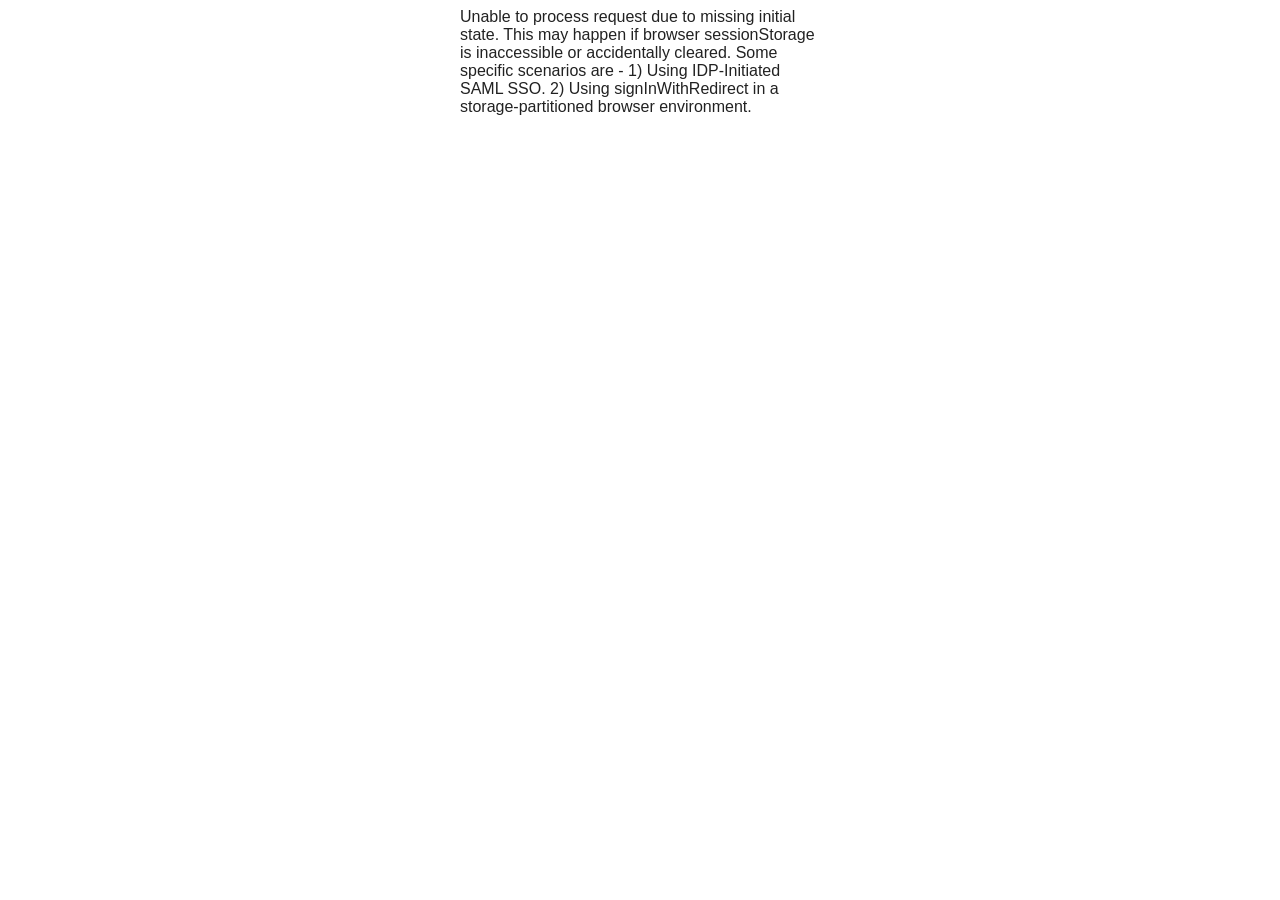
<file: __/auth/handler/index.html>
<!DOCTYPE html>
<html>
<head>
<meta name=viewport content="width=device-width, initial-scale=1">
<meta http-equiv="Content-Type" content="text/html; charset=utf-8">
<script type="text/javascript" src="/__/auth/experiments.js"></script>
<script type="text/javascript" src="/__/auth/handler.js"></script>
<script type="text/javascript" nonce="firebase-auth-helper">
var POST_BODY = '{{POST_BODY}}';
fireauth.oauthhelper.widget.initialize();
</script>
</head>
<body>
</body>
</html>
</file>
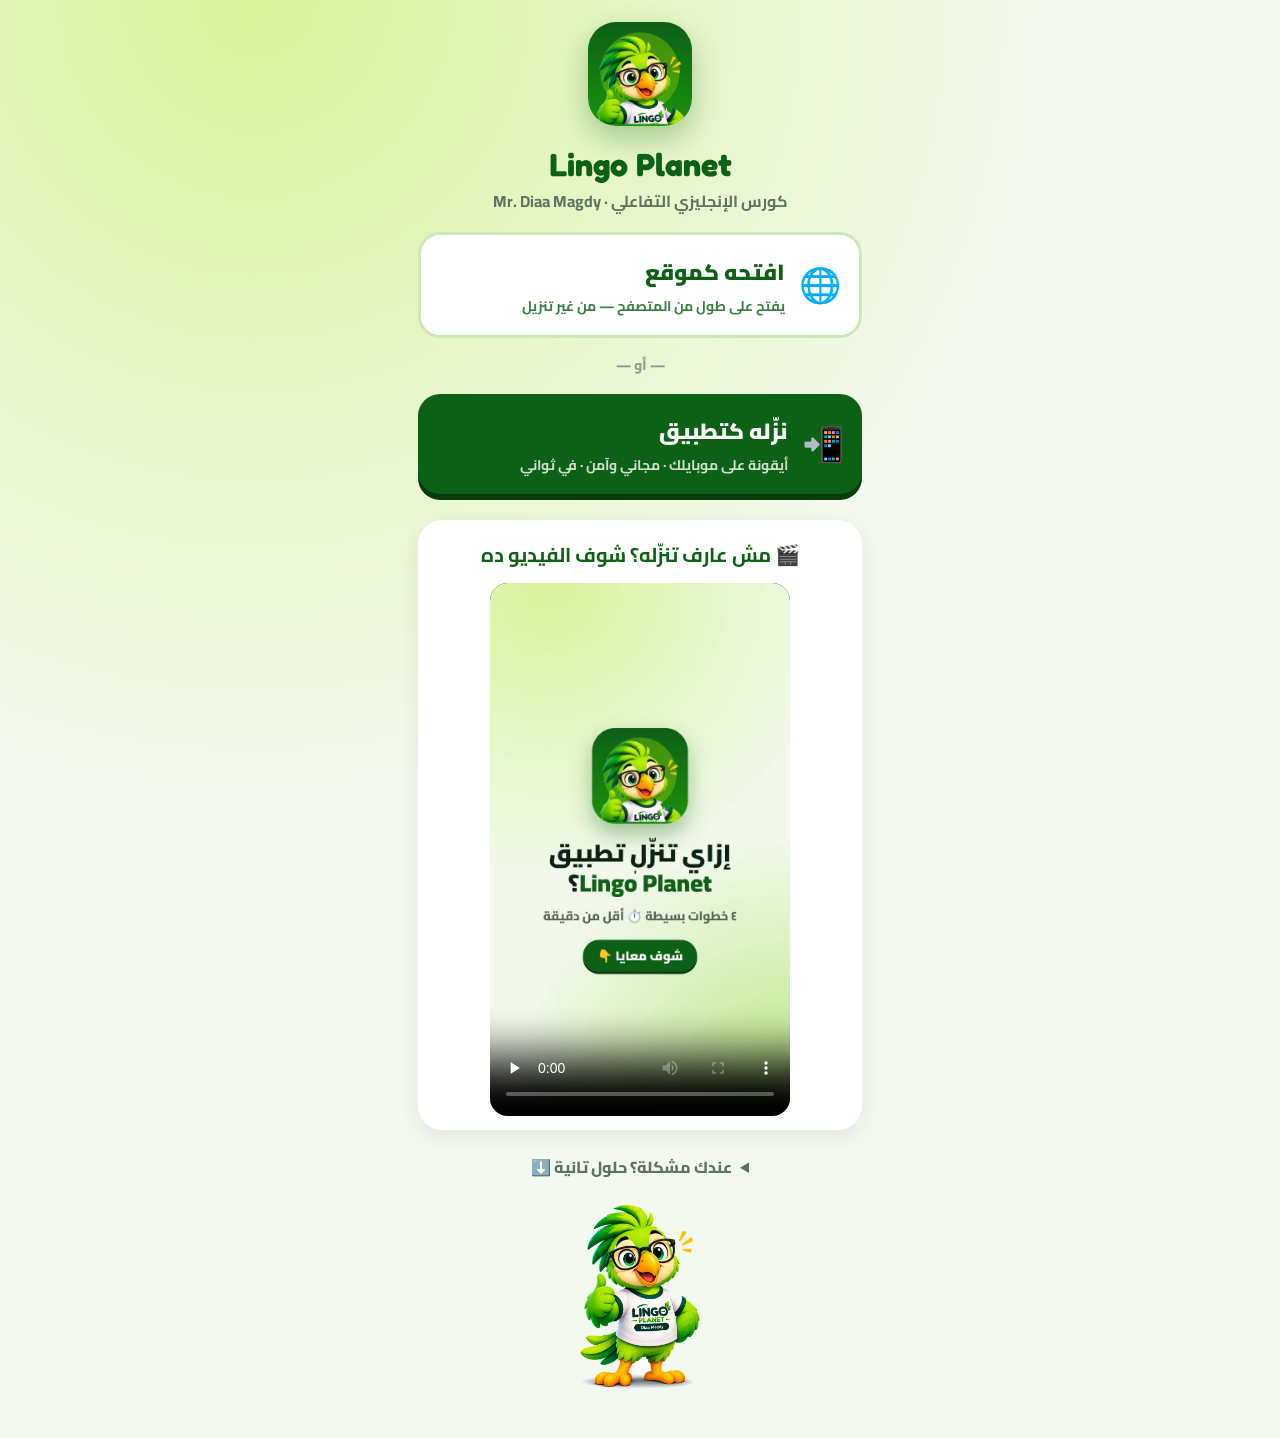
<file: download.html>
<!DOCTYPE html>
<html lang="ar" dir="rtl"><head><meta charset="utf-8"><meta name="viewport" content="width=device-width, initial-scale=1">
<title>Lingo Planet · نزّل التطبيق</title><meta name="theme-color" content="#0C6115"><link rel="icon" href="img/favicon.png">
<link rel="manifest" href="manifest.webmanifest"><link rel="apple-touch-icon" href="img/icon-192.png">
<meta name="apple-mobile-web-app-capable" content="yes"><meta name="apple-mobile-web-app-title" content="Lingo Planet">
<meta property="og:title" content="Lingo Planet · Mr. Diaa Magdy"><meta property="og:description" content="نزّل تطبيق كورس الإنجليزي التفاعلي — مجاني وفي ثواني"><meta property="og:image" content="https://diaa-magdy.github.io/img/icon-512.png">
<link href="https://fonts.googleapis.com/css2?family=Cairo:wght@400;700;900&family=Fredoka:wght@600;700&display=swap" rel="stylesheet">
<style>
*{box-sizing:border-box}
body{margin:0;font-family:Cairo,sans-serif;background:radial-gradient(circle at 20% 0,#d8f39a,transparent 45%),#f4f9ef;color:#0A2116;min-height:100vh}
.w{max-width:480px;margin:0 auto;padding:22px 18px 40px;text-align:center}
.ic{width:104px;border-radius:28px;box-shadow:0 12px 30px rgba(12,97,21,.3)}
h1{font-family:Fredoka;color:#0C6115;font-size:32px;margin:10px 0 0;direction:ltr}
.s{color:#5d7366;font-weight:700;margin-top:2px}
.btn{display:flex;align-items:center;gap:14px;width:100%;border:0;cursor:pointer;font-family:inherit;text-decoration:none;text-align:right;border-radius:22px;padding:16px 18px;margin-top:16px}
.btn .e{font-size:34px;line-height:1}
.btn b{display:block;font-size:22px;font-weight:900}
.btn small{display:block;font-size:14px;font-weight:700;opacity:.8}
.b1{background:#fff;color:#0C6115;border:3px solid #cfe8b8}
.b2{background:#0C6115;color:#fff;box-shadow:0 6px 0 #063d0c}
.b2:active{transform:translateY(3px);box-shadow:0 3px 0 #063d0c}
.or{color:#8aa093;font-weight:800;margin-top:14px;font-size:14px}
.warn{display:none;background:#fff6d6;border:3px dashed #f0b400;border-radius:20px;padding:14px;margin-top:16px;font-weight:800;color:#5a4300}
.warn a{display:block;margin-top:10px;background:#0C6115;color:#fff;text-decoration:none;border-radius:16px;padding:12px;font-weight:900}
.ok{display:none;background:#eaf6df;border:2px solid #b9e08f;color:#0C6115;font-weight:900;border-radius:18px;padding:14px;margin-top:16px}
.vid{background:#fff;border-radius:24px;padding:14px;margin-top:26px;box-shadow:0 6px 20px rgba(10,33,22,.08)}
.vid h2{margin:2px 0 10px;font-size:20px;color:#0C6115}
.vid video{width:100%;max-width:300px;border-radius:18px;background:#000;display:block;margin:0 auto}
.more{margin-top:22px;text-align:right}.more summary{cursor:pointer;font-weight:800;color:#5d7366;text-align:center}
.more .c{background:#fff;border-radius:18px;padding:12px 16px;margin-top:10px;font-weight:700;font-size:15px}
.k{background:#eaf6df;color:#0C6115;padding:1px 8px;border-radius:8px;white-space:nowrap}
/* steps modal */
.m{position:fixed;inset:0;background:rgba(10,33,22,.55);display:none;align-items:flex-end;justify-content:center;z-index:9}
.m.on{display:flex}
.mb{background:#fff;width:100%;max-width:480px;border-radius:28px 28px 0 0;padding:22px 20px 28px;text-align:right;animation:up .3s ease}
@keyframes up{from{transform:translateY(100%)}}
.mb h3{margin:0 0 6px;color:#0C6115;font-size:22px;text-align:center}
.st{display:flex;gap:12px;align-items:center;background:#f4f9ef;border-radius:16px;padding:12px;margin-top:10px;font-weight:800;font-size:17px}
.st i{font-style:normal;background:#0C6115;color:#fff;min-width:34px;height:34px;border-radius:50%;display:flex;align-items:center;justify-content:center;font-weight:900}
.st .ico{font-size:24px;margin-right:auto}
.x{display:block;width:100%;margin-top:16px;border:0;border-radius:16px;padding:13px;font-family:inherit;font-weight:900;font-size:17px;background:#eaf6df;color:#0C6115}
.ch{width:120px;margin-top:22px}
</style></head><body><div class="w">
<img class="ic" src="img/icon-512.png" alt="Lingo Planet">
<h1>Lingo Planet</h1><div class="s">كورس الإنجليزي التفاعلي · Mr. Diaa Magdy</div>

<div class="warn" id="inapp">⚠️ إنت فاتح اللينك من جوه تطبيق (واتساب / فيسبوك…).<br>عشان تنزّل التطبيق، افتحه من <span id="brw">Chrome</span> الأول 👇
<a id="openCh" href="#">🌐 افتح في <span id="brw2">Chrome</span></a></div>

<a class="btn b1" href="index.html"><span class="e">🌐</span><span><b>افتحه كموقع</b><small>يفتح على طول من المتصفح — من غير تنزيل</small></span></a>
<div class="or">— أو —</div>
<button class="btn b2" id="inst"><span class="e">📲</span><span><b>نزّله كتطبيق</b><small>أيقونة على موبايلك · مجاني وآمن · في ثواني</small></span></button>
<div class="ok" id="done">✅ تم التنزيل! هتلاقي أيقونة <b>Lingo Planet</b> على الشاشة الرئيسية — افتحها وسجّل بالجيميل.</div>
<div class="ok" id="already">✅ التطبيق متنزّل عندك بالفعل! <a href="index.html" style="color:#0C6115">افتحه من هنا</a></div>

<div class="vid"><h2>🎬 مش عارف تنزّله؟ شوف الفيديو ده</h2>
<video src="video/howto.mp4" poster="img/howto.jpg" controls playsinline preload="none"></video></div>

<details class="more"><summary>عندك مشكلة؟ حلول تانية ⬇️</summary>
<div class="c">📱 <b>أندرويد:</b> افتح اللينك من <b>Chrome</b> ← قائمة <b>⋮</b> فوق ← <span class="k">تثبيت التطبيق</span> أو <span class="k">إضافة إلى الشاشة الرئيسية</span>.</div>
<div class="c">🍏 <b>آيفون:</b> افتح اللينك من <b>Safari</b> ← زرار المشاركة <b>⬆️</b> ← <span class="k">إضافة إلى الشاشة الرئيسية</span> ← <span class="k">إضافة</span>.</div>
<div class="c">📦 <b>ملف APK (أندرويد فقط):</b> <a href="LingoPlanet.apk" download style="color:#0C6115;font-weight:900">تحميل الملف</a> — لو ظهرت رسالة Play Protect اضغط <span class="k">مزيد من التفاصيل</span> ← <span class="k">التثبيت على أي حال</span>.</div>
</details>
<img class="ch" src="img/chatty.png" alt="Chatty">
</div>

<div class="m" id="m"><div class="mb" id="mb"></div></div>
<script>
const ua=navigator.userAgent, $=id=>document.getElementById(id);
const isIOS=/iphone|ipad|ipod/i.test(ua)||(navigator.platform==='MacIntel'&&navigator.maxTouchPoints>1);
const isAndroid=/android/i.test(ua);
const inApp=/FBAN|FBAV|FB_IAB|Instagram|WhatsApp|Line\/|Snapchat|TikTok|musical_ly|Telegram|MicroMessenger|; wv\)/i.test(ua);
const isSafari=isIOS&&/Safari/i.test(ua)&&!/CriOS|FxiOS|EdgiOS|OPiOS/i.test(ua);
const standalone=matchMedia('(display-mode: standalone)').matches||navigator.standalone;
if(standalone){$('already').style.display='block';$('inst').style.display='none';}
if(inApp||(isIOS&&!isSafari)){
  $('inapp').style.display='block';
  if(isIOS){$('brw').textContent=$('brw2').textContent='Safari';
    $('openCh').onclick=e=>{e.preventDefault();steps('افتحه في Safari',[['اضغط على النقط ⋯ أو زرار المشاركة','⋯'],['اختار «فتح في Safari» / Open in Safari','🧭'],['وبعدين اضغط «نزّله كتطبيق»','📲']]);};}
  else $('openCh').href='intent://diaa-magdy.github.io/download.html#Intent;scheme=https;package=com.android.chrome;S.browser_fallback_url='+encodeURIComponent(location.href)+';end';
}
let dp=null;
addEventListener('beforeinstallprompt',e=>{e.preventDefault();dp=e;});
addEventListener('appinstalled',()=>{$('done').style.display='block';$('m').classList.remove('on');});
function steps(title,list){
  $('mb').innerHTML='<h3>'+title+'</h3>'+list.map((s,i)=>'<div class="st"><i>'+(i+1)+'</i><span>'+s[0]+'</span><span class="ico">'+s[1]+'</span></div>').join('')+'<button class="x" onclick="document.getElementById(\'m\').classList.remove(\'on\')">تمام 👍</button>';
  $('m').classList.add('on');
}
$('m').onclick=e=>{if(e.target.id==='m')$('m').classList.remove('on');};
$('inst').onclick=async()=>{
  if(!dp&&!isIOS){for(let i=0;i<10&&!dp;i++)await new Promise(r=>setTimeout(r,200));}
  if(dp){dp.prompt();const r=await dp.userChoice;dp=null;if(r.outcome==='accepted')$('done').style.display='block';return;}
  if(isIOS){
    if(!isSafari){$('openCh').click();return;}
    steps('نزّله على الآيفون 🍏',[['اضغط زرار المشاركة تحت','⬆️'],['انزل واختار «إضافة إلى الشاشة الرئيسية»','➕'],['اضغط «إضافة» فوق — وخلاص!','✔️']]);return;}
  if(inApp&&isAndroid){location.href=$('openCh').href;return;}
  steps('نزّله من قائمة المتصفح 📱',[['اضغط على النقط ⋮ فوق في Chrome','⋮'],['اختار «تثبيت التطبيق» أو «إضافة إلى الشاشة الرئيسية»','📲'],['اضغط «تثبيت» — وهتلاقي الأيقونة على الشاشة','✅']]);
};
try{navigator.serviceWorker.register('sw.js');}catch(e){}
</script></body></html>
</file>
